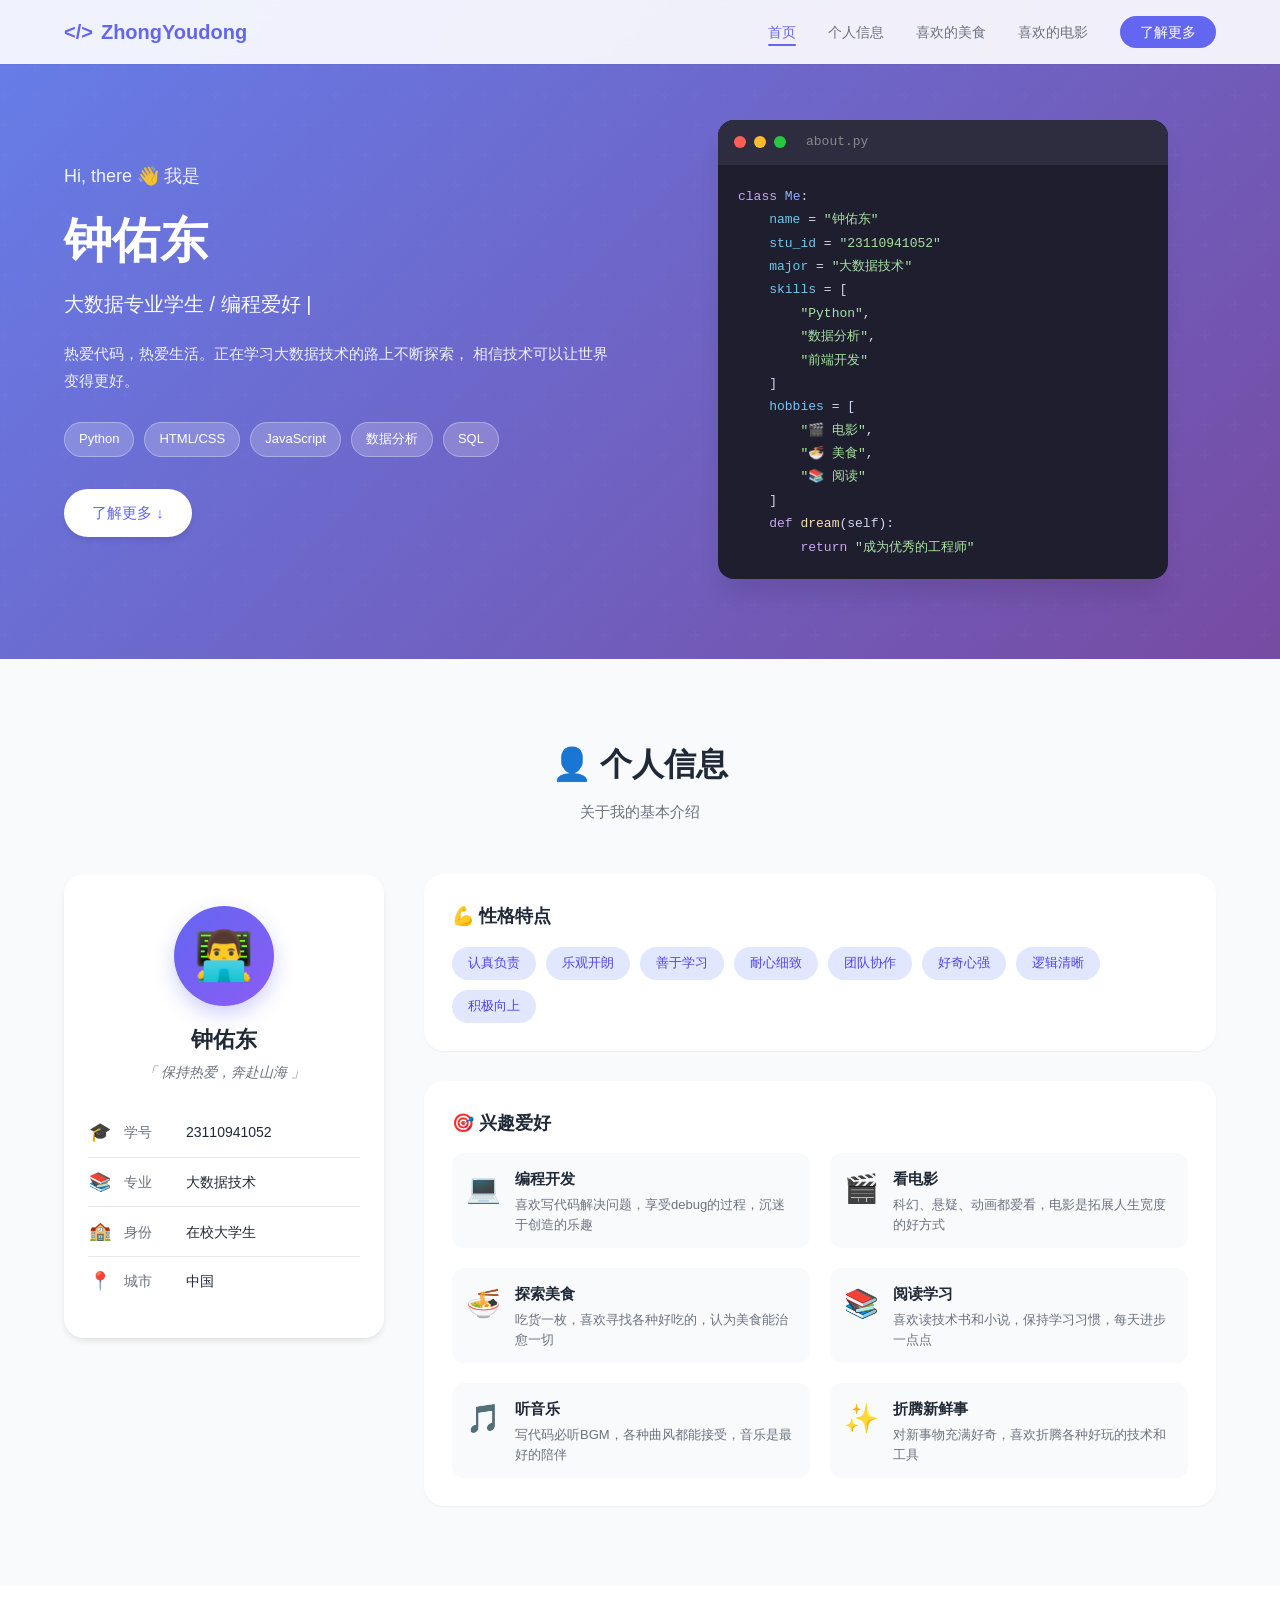
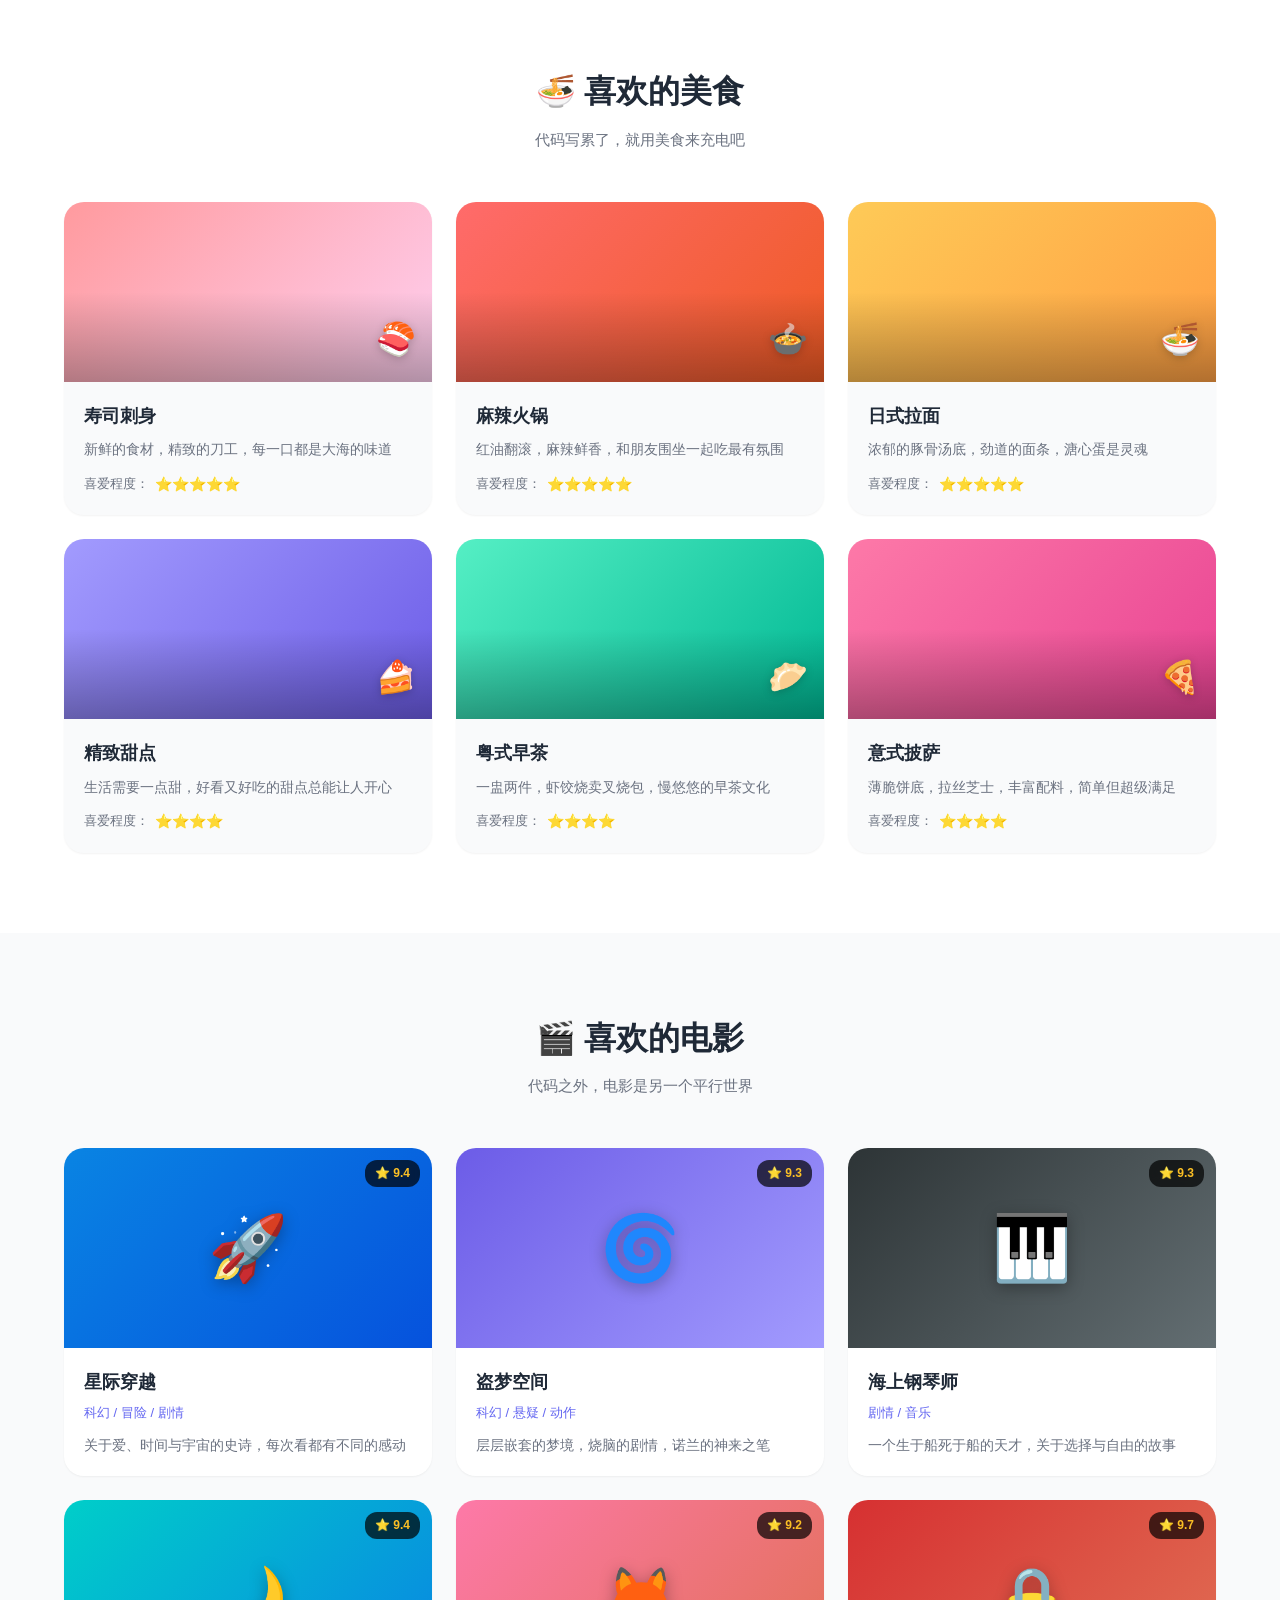
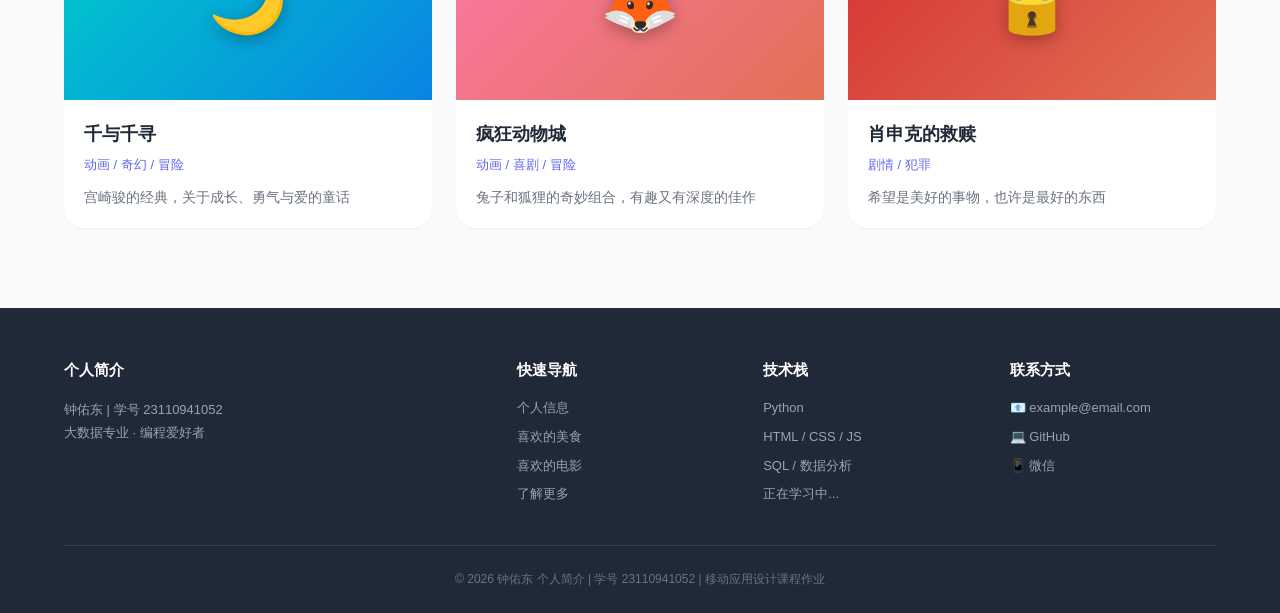
<file: index.html>
<!DOCTYPE html>
<html lang="zh-CN">
<head>
    <meta charset="UTF-8">
    <meta name="viewport" content="width=device-width, initial-scale=1.0">
    <title>个人简介 - 钟佑东</title>
    <link rel="stylesheet" href="css/style.css">
</head>
<body>
    <!-- 顶部导航栏 -->
    <nav class="navbar">
        <div class="nav-container">
            <div class="nav-logo">
                <span class="logo-icon">&lt;/&gt;</span>
                <span class="logo-text">ZhongYoudong</span>
            </div>
            <ul class="nav-menu">
                <li><a href="#home" class="nav-link active">首页</a></li>
                <li><a href="#about" class="nav-link">个人信息</a></li>
                <li><a href="#food" class="nav-link">喜欢的美食</a></li>
                <li><a href="#movie" class="nav-link">喜欢的电影</a></li>
                <li><a href="more.html" class="nav-link nav-btn">了解更多</a></li>
            </ul>
            <div class="hamburger" id="hamburger">
                <span></span>
                <span></span>
                <span></span>
            </div>
        </div>
    </nav>

    <!-- 主体内容 -->
    <main>
        <!-- Hero区域 -->
        <section id="home" class="hero">
            <div class="hero-content">
                <div class="hero-text">
                    <p class="hero-greeting">Hi, there 👋 我是</p>
                    <h1>钟佑东</h1>
                    <h2 class="hero-role">
                        <span class="typing-effect">大数据专业学生 / 编程爱好者</span>
                        <span class="cursor">|</span>
                    </h2>
                    <p class="hero-desc">
                        热爱代码，热爱生活。正在学习大数据技术的路上不断探索，
                        相信技术可以让世界变得更好。
                    </p>
                    <div class="hero-tags">
                        <span class="tech-tag">Python</span>
                        <span class="tech-tag">HTML/CSS</span>
                        <span class="tech-tag">JavaScript</span>
                        <span class="tech-tag">数据分析</span>
                        <span class="tech-tag">SQL</span>
                    </div>
                    <div class="hero-buttons">
                        <a href="#about" class="btn btn-primary">了解更多 ↓</a>
                    </div>
                </div>
                <div class="hero-visual">
                    <div class="code-card">
                        <div class="code-header">
                            <span class="dot red"></span>
                            <span class="dot yellow"></span>
                            <span class="dot green"></span>
                            <span class="code-title">about.py</span>
                        </div>
                        <div class="code-body">
                            <p><span class="code-keyword">class</span> <span class="code-class">Me</span>:</p>
                            <p>&nbsp;&nbsp;&nbsp;&nbsp;<span class="code-def">name</span> = <span class="code-string">"钟佑东"</span></p>
                            <p>&nbsp;&nbsp;&nbsp;&nbsp;<span class="code-def">stu_id</span> = <span class="code-string">"23110941052"</span></p>
                            <p>&nbsp;&nbsp;&nbsp;&nbsp;<span class="code-def">major</span> = <span class="code-string">"大数据技术"</span></p>
                            <p>&nbsp;&nbsp;&nbsp;&nbsp;<span class="code-def">skills</span> = [</p>
                            <p>&nbsp;&nbsp;&nbsp;&nbsp;&nbsp;&nbsp;&nbsp;&nbsp;<span class="code-string">"Python"</span>,</p>
                            <p>&nbsp;&nbsp;&nbsp;&nbsp;&nbsp;&nbsp;&nbsp;&nbsp;<span class="code-string">"数据分析"</span>,</p>
                            <p>&nbsp;&nbsp;&nbsp;&nbsp;&nbsp;&nbsp;&nbsp;&nbsp;<span class="code-string">"前端开发"</span></p>
                            <p>&nbsp;&nbsp;&nbsp;&nbsp;]</p>
                            <p>&nbsp;&nbsp;&nbsp;&nbsp;<span class="code-def">hobbies</span> = [</p>
                            <p>&nbsp;&nbsp;&nbsp;&nbsp;&nbsp;&nbsp;&nbsp;&nbsp;<span class="code-string">"🎬 电影"</span>,</p>
                            <p>&nbsp;&nbsp;&nbsp;&nbsp;&nbsp;&nbsp;&nbsp;&nbsp;<span class="code-string">"🍜 美食"</span>,</p>
                            <p>&nbsp;&nbsp;&nbsp;&nbsp;&nbsp;&nbsp;&nbsp;&nbsp;<span class="code-string">"📚 阅读"</span></p>
                            <p>&nbsp;&nbsp;&nbsp;&nbsp;]</p>
                            <p></p>
                            <p>&nbsp;&nbsp;&nbsp;&nbsp;<span class="code-keyword">def</span> <span class="code-func">dream</span>(self):</p>
                            <p>&nbsp;&nbsp;&nbsp;&nbsp;&nbsp;&nbsp;&nbsp;&nbsp;<span class="code-keyword">return</span> <span class="code-string">"成为优秀的工程师"</span></p>
                        </div>
                    </div>
                </div>
            </div>
        </section>

        <!-- 板块一：个人信息 -->
        <section id="about" class="section-about">
            <div class="container">
                <div class="section-header">
                    <h2>👤 个人信息</h2>
                    <p>关于我的基本介绍</p>
                </div>
                <div class="about-wrapper">
                    <div class="about-info-card">
                        <div class="avatar-big">
                            <span>👨‍💻</span>
                        </div>
                        <h3>钟佑东</h3>
                        <p class="about-motto">「 保持热爱，奔赴山海 」</p>
                        <div class="info-list">
                            <div class="info-row">
                                <span class="info-icon">🎓</span>
                                <span class="info-label">学号</span>
                                <span class="info-value">23110941052</span>
                            </div>
                            <div class="info-row">
                                <span class="info-icon">📚</span>
                                <span class="info-label">专业</span>
                                <span class="info-value">大数据技术</span>
                            </div>
                            <div class="info-row">
                                <span class="info-icon">🏫</span>
                                <span class="info-label">身份</span>
                                <span class="info-value">在校大学生</span>
                            </div>
                            <div class="info-row">
                                <span class="info-icon">📍</span>
                                <span class="info-label">城市</span>
                                <span class="info-value">中国</span>
                            </div>
                        </div>
                    </div>
                    <div class="about-detail">
                        <div class="detail-block">
                            <h3>💪 性格特点</h3>
                            <div class="personality-tags">
                                <span class="p-tag">认真负责</span>
                                <span class="p-tag">乐观开朗</span>
                                <span class="p-tag">善于学习</span>
                                <span class="p-tag">耐心细致</span>
                                <span class="p-tag">团队协作</span>
                                <span class="p-tag">好奇心强</span>
                                <span class="p-tag">逻辑清晰</span>
                                <span class="p-tag">积极向上</span>
                            </div>
                        </div>
                        <div class="detail-block">
                            <h3>🎯 兴趣爱好</h3>
                            <div class="hobby-list">
                                <div class="hobby-item">
                                    <div class="hobby-icon">💻</div>
                                    <div>
                                        <h4>编程开发</h4>
                                        <p>喜欢写代码解决问题，享受debug的过程，沉迷于创造的乐趣</p>
                                    </div>
                                </div>
                                <div class="hobby-item">
                                    <div class="hobby-icon">🎬</div>
                                    <div>
                                        <h4>看电影</h4>
                                        <p>科幻、悬疑、动画都爱看，电影是拓展人生宽度的好方式</p>
                                    </div>
                                </div>
                                <div class="hobby-item">
                                    <div class="hobby-icon">🍜</div>
                                    <div>
                                        <h4>探索美食</h4>
                                        <p>吃货一枚，喜欢寻找各种好吃的，认为美食能治愈一切</p>
                                    </div>
                                </div>
                                <div class="hobby-item">
                                    <div class="hobby-icon">📚</div>
                                    <div>
                                        <h4>阅读学习</h4>
                                        <p>喜欢读技术书和小说，保持学习习惯，每天进步一点点</p>
                                    </div>
                                </div>
                                <div class="hobby-item">
                                    <div class="hobby-icon">🎵</div>
                                    <div>
                                        <h4>听音乐</h4>
                                        <p>写代码必听BGM，各种曲风都能接受，音乐是最好的陪伴</p>
                                    </div>
                                </div>
                                <div class="hobby-item">
                                    <div class="hobby-icon">✨</div>
                                    <div>
                                        <h4>折腾新鲜事</h4>
                                        <p>对新事物充满好奇，喜欢折腾各种好玩的技术和工具</p>
                                    </div>
                                </div>
                            </div>
                        </div>
                    </div>
                </div>
            </div>
        </section>

        <!-- 板块二：喜欢的美食 -->
        <section id="food" class="section-food">
            <div class="container">
                <div class="section-header">
                    <h2>🍜 喜欢的美食</h2>
                    <p>代码写累了，就用美食来充电吧</p>
                </div>
                <div class="food-grid">
                    <div class="food-card">
                        <div class="food-image" style="background: linear-gradient(135deg, #ff9a9e 0%, #fecfef 100%);">
                            <span class="food-emoji-overlay">🍣</span>
                        </div>
                        <div class="food-content">
                            <h3>寿司刺身</h3>
                            <p>新鲜的食材，精致的刀工，每一口都是大海的味道</p>
                            <div class="food-score">
                                <span>喜爱程度：</span>
                                <span class="stars">⭐⭐⭐⭐⭐</span>
                            </div>
                        </div>
                    </div>
                    <div class="food-card">
                        <div class="food-image" style="background: linear-gradient(135deg, #ff6b6b 0%, #ee5a24 100%);">
                            <span class="food-emoji-overlay">🍲</span>
                        </div>
                        <div class="food-content">
                            <h3>麻辣火锅</h3>
                            <p>红油翻滚，麻辣鲜香，和朋友围坐一起吃最有氛围</p>
                            <div class="food-score">
                                <span>喜爱程度：</span>
                                <span class="stars">⭐⭐⭐⭐⭐</span>
                            </div>
                        </div>
                    </div>
                    <div class="food-card">
                        <div class="food-image" style="background: linear-gradient(135deg, #feca57 0%, #ff9f43 100%);">
                            <span class="food-emoji-overlay">🍜</span>
                        </div>
                        <div class="food-content">
                            <h3>日式拉面</h3>
                            <p>浓郁的豚骨汤底，劲道的面条，溏心蛋是灵魂</p>
                            <div class="food-score">
                                <span>喜爱程度：</span>
                                <span class="stars">⭐⭐⭐⭐⭐</span>
                            </div>
                        </div>
                    </div>
                    <div class="food-card">
                        <div class="food-image" style="background: linear-gradient(135deg, #a29bfe 0%, #6c5ce7 100%);">
                            <span class="food-emoji-overlay">🍰</span>
                        </div>
                        <div class="food-content">
                            <h3>精致甜点</h3>
                            <p>生活需要一点甜，好看又好吃的甜点总能让人开心</p>
                            <div class="food-score">
                                <span>喜爱程度：</span>
                                <span class="stars">⭐⭐⭐⭐</span>
                            </div>
                        </div>
                    </div>
                    <div class="food-card">
                        <div class="food-image" style="background: linear-gradient(135deg, #55efc4 0%, #00b894 100%);">
                            <span class="food-emoji-overlay">🥟</span>
                        </div>
                        <div class="food-content">
                            <h3>粤式早茶</h3>
                            <p>一盅两件，虾饺烧卖叉烧包，慢悠悠的早茶文化</p>
                            <div class="food-score">
                                <span>喜爱程度：</span>
                                <span class="stars">⭐⭐⭐⭐</span>
                            </div>
                        </div>
                    </div>
                    <div class="food-card">
                        <div class="food-image" style="background: linear-gradient(135deg, #fd79a8 0%, #e84393 100%);">
                            <span class="food-emoji-overlay">🍕</span>
                        </div>
                        <div class="food-content">
                            <h3>意式披萨</h3>
                            <p>薄脆饼底，拉丝芝士，丰富配料，简单但超级满足</p>
                            <div class="food-score">
                                <span>喜爱程度：</span>
                                <span class="stars">⭐⭐⭐⭐</span>
                            </div>
                        </div>
                    </div>
                </div>
            </div>
        </section>

        <!-- 板块三：喜欢的电影 -->
        <section id="movie" class="section-movie">
            <div class="container">
                <div class="section-header">
                    <h2>🎬 喜欢的电影</h2>
                    <p>代码之外，电影是另一个平行世界</p>
                </div>
                <div class="movie-grid">
                    <div class="movie-card">
                        <div class="movie-poster" style="background: linear-gradient(135deg, #0984e3 0%, #0652DD 100%);">
                            <span class="movie-icon">🚀</span>
                            <div class="movie-rating-badge">⭐ 9.4</div>
                        </div>
                        <div class="movie-content">
                            <h3>星际穿越</h3>
                            <p class="movie-type">科幻 / 冒险 / 剧情</p>
                            <p class="movie-desc">关于爱、时间与宇宙的史诗，每次看都有不同的感动</p>
                        </div>
                    </div>
                    <div class="movie-card">
                        <div class="movie-poster" style="background: linear-gradient(135deg, #6c5ce7 0%, #a29bfe 100%);">
                            <span class="movie-icon">🌀</span>
                            <div class="movie-rating-badge">⭐ 9.3</div>
                        </div>
                        <div class="movie-content">
                            <h3>盗梦空间</h3>
                            <p class="movie-type">科幻 / 悬疑 / 动作</p>
                            <p class="movie-desc">层层嵌套的梦境，烧脑的剧情，诺兰的神来之笔</p>
                        </div>
                    </div>
                    <div class="movie-card">
                        <div class="movie-poster" style="background: linear-gradient(135deg, #2d3436 0%, #636e72 100%);">
                            <span class="movie-icon">🎹</span>
                            <div class="movie-rating-badge">⭐ 9.3</div>
                        </div>
                        <div class="movie-content">
                            <h3>海上钢琴师</h3>
                            <p class="movie-type">剧情 / 音乐</p>
                            <p class="movie-desc">一个生于船死于船的天才，关于选择与自由的故事</p>
                        </div>
                    </div>
                    <div class="movie-card">
                        <div class="movie-poster" style="background: linear-gradient(135deg, #00cec9 0%, #0984e3 100%);">
                            <span class="movie-icon">🌙</span>
                            <div class="movie-rating-badge">⭐ 9.4</div>
                        </div>
                        <div class="movie-content">
                            <h3>千与千寻</h3>
                            <p class="movie-type">动画 / 奇幻 / 冒险</p>
                            <p class="movie-desc">宫崎骏的经典，关于成长、勇气与爱的童话</p>
                        </div>
                    </div>
                    <div class="movie-card">
                        <div class="movie-poster" style="background: linear-gradient(135deg, #fd79a8 0%, #e17055 100%);">
                            <span class="movie-icon">🦊</span>
                            <div class="movie-rating-badge">⭐ 9.2</div>
                        </div>
                        <div class="movie-content">
                            <h3>疯狂动物城</h3>
                            <p class="movie-type">动画 / 喜剧 / 冒险</p>
                            <p class="movie-desc">兔子和狐狸的奇妙组合，有趣又有深度的佳作</p>
                        </div>
                    </div>
                    <div class="movie-card">
                        <div class="movie-poster" style="background: linear-gradient(135deg, #d63031 0%, #e17055 100%);">
                            <span class="movie-icon">🔒</span>
                            <div class="movie-rating-badge">⭐ 9.7</div>
                        </div>
                        <div class="movie-content">
                            <h3>肖申克的救赎</h3>
                            <p class="movie-type">剧情 / 犯罪</p>
                            <p class="movie-desc">希望是美好的事物，也许是最好的东西</p>
                        </div>
                    </div>
                </div>
            </div>
        </section>
    </main>

    <!-- 页脚 -->
    <footer class="footer">
        <div class="container">
            <div class="footer-content">
                <div class="footer-section">
                    <h4>个人简介</h4>
                    <p>钟佑东 | 学号 23110941052<br>大数据专业 · 编程爱好者</p>
                </div>
                <div class="footer-section">
                    <h4>快速导航</h4>
                    <ul>
                        <li><a href="#about">个人信息</a></li>
                        <li><a href="#food">喜欢的美食</a></li>
                        <li><a href="#movie">喜欢的电影</a></li>
                        <li><a href="more.html">了解更多</a></li>
                    </ul>
                </div>
                <div class="footer-section">
                    <h4>技术栈</h4>
                    <ul>
                        <li>Python</li>
                        <li>HTML / CSS / JS</li>
                        <li>SQL / 数据分析</li>
                        <li>正在学习中...</li>
                    </ul>
                </div>
                <div class="footer-section">
                    <h4>联系方式</h4>
                    <ul>
                        <li>📧 example@email.com</li>
                        <li>💻 GitHub</li>
                        <li>📱 微信</li>
                    </ul>
                </div>
            </div>
            <div class="footer-bottom">
                <p>&copy; 2026 钟佑东 个人简介 | 学号 23110941052 | 移动应用设计课程作业</p>
            </div>
        </div>
    </footer>

    <script src="js/main.js"></script>
</body>
</html>
</file>
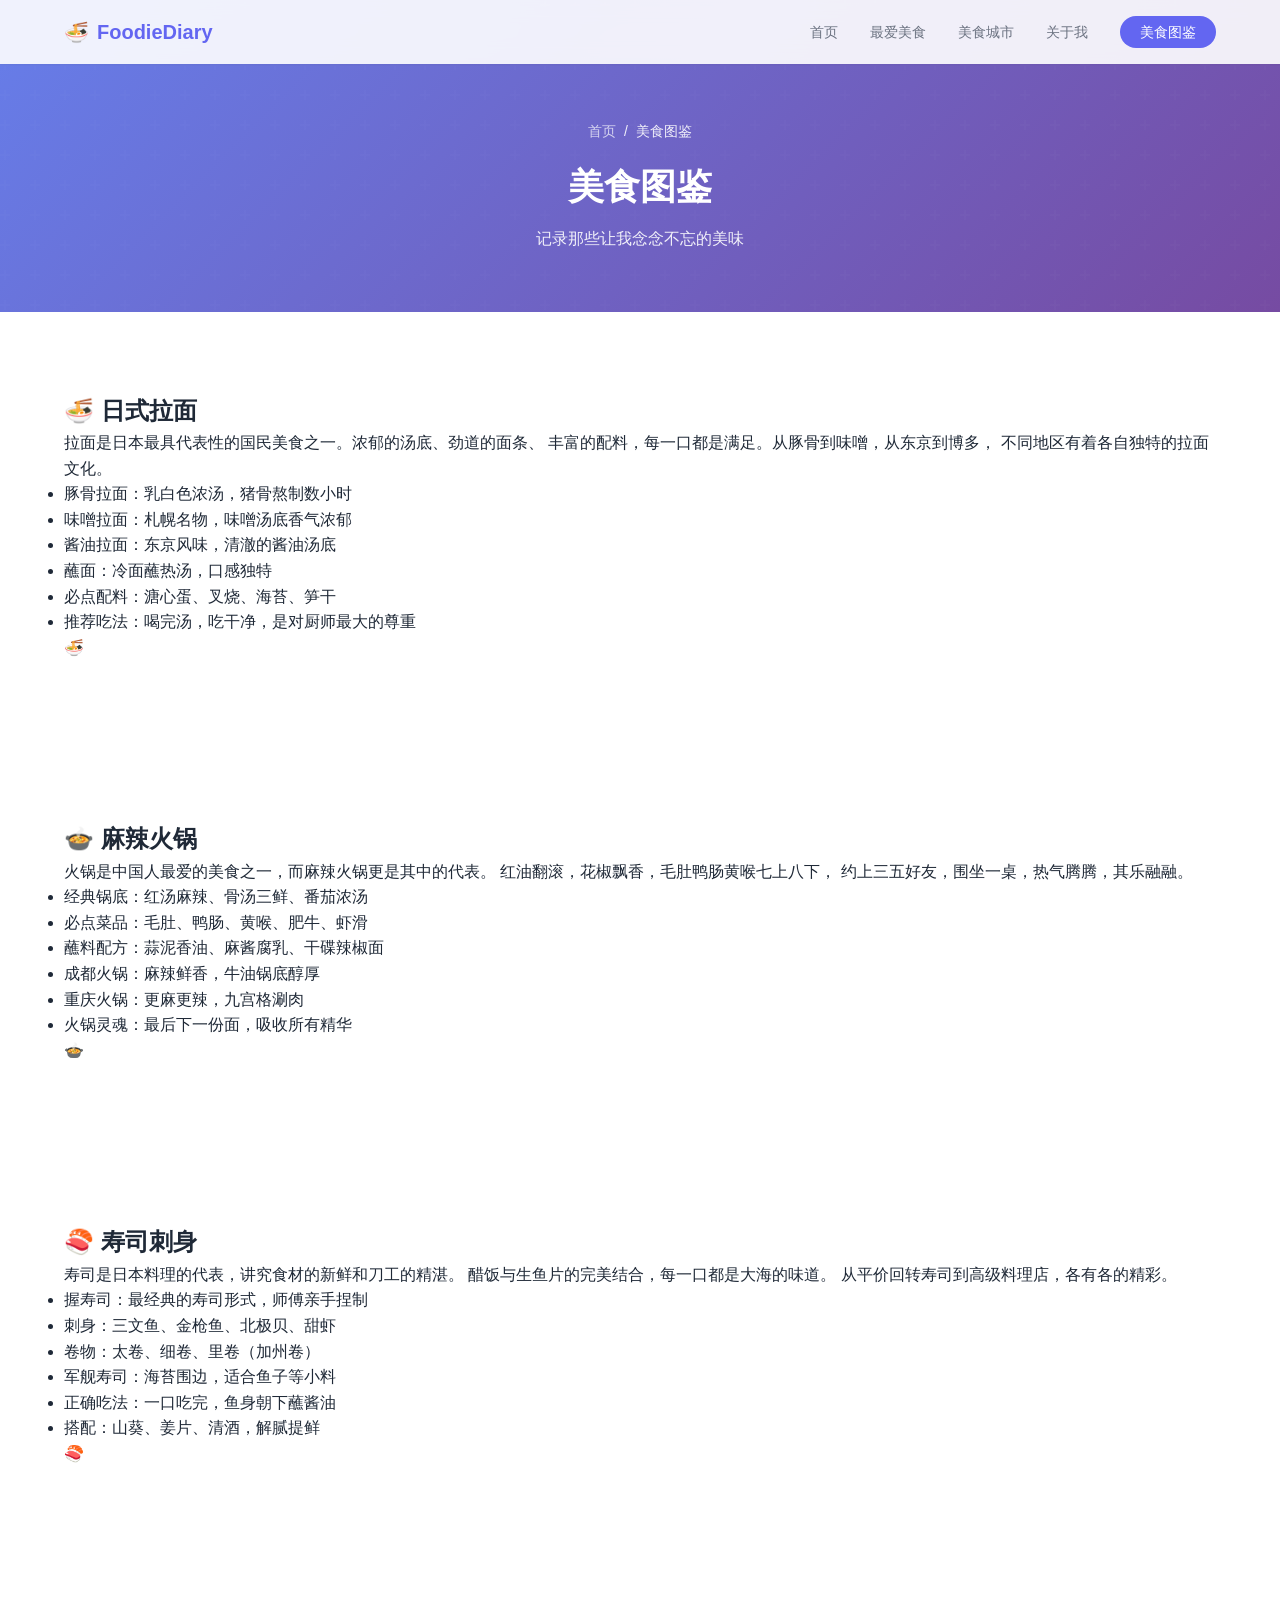
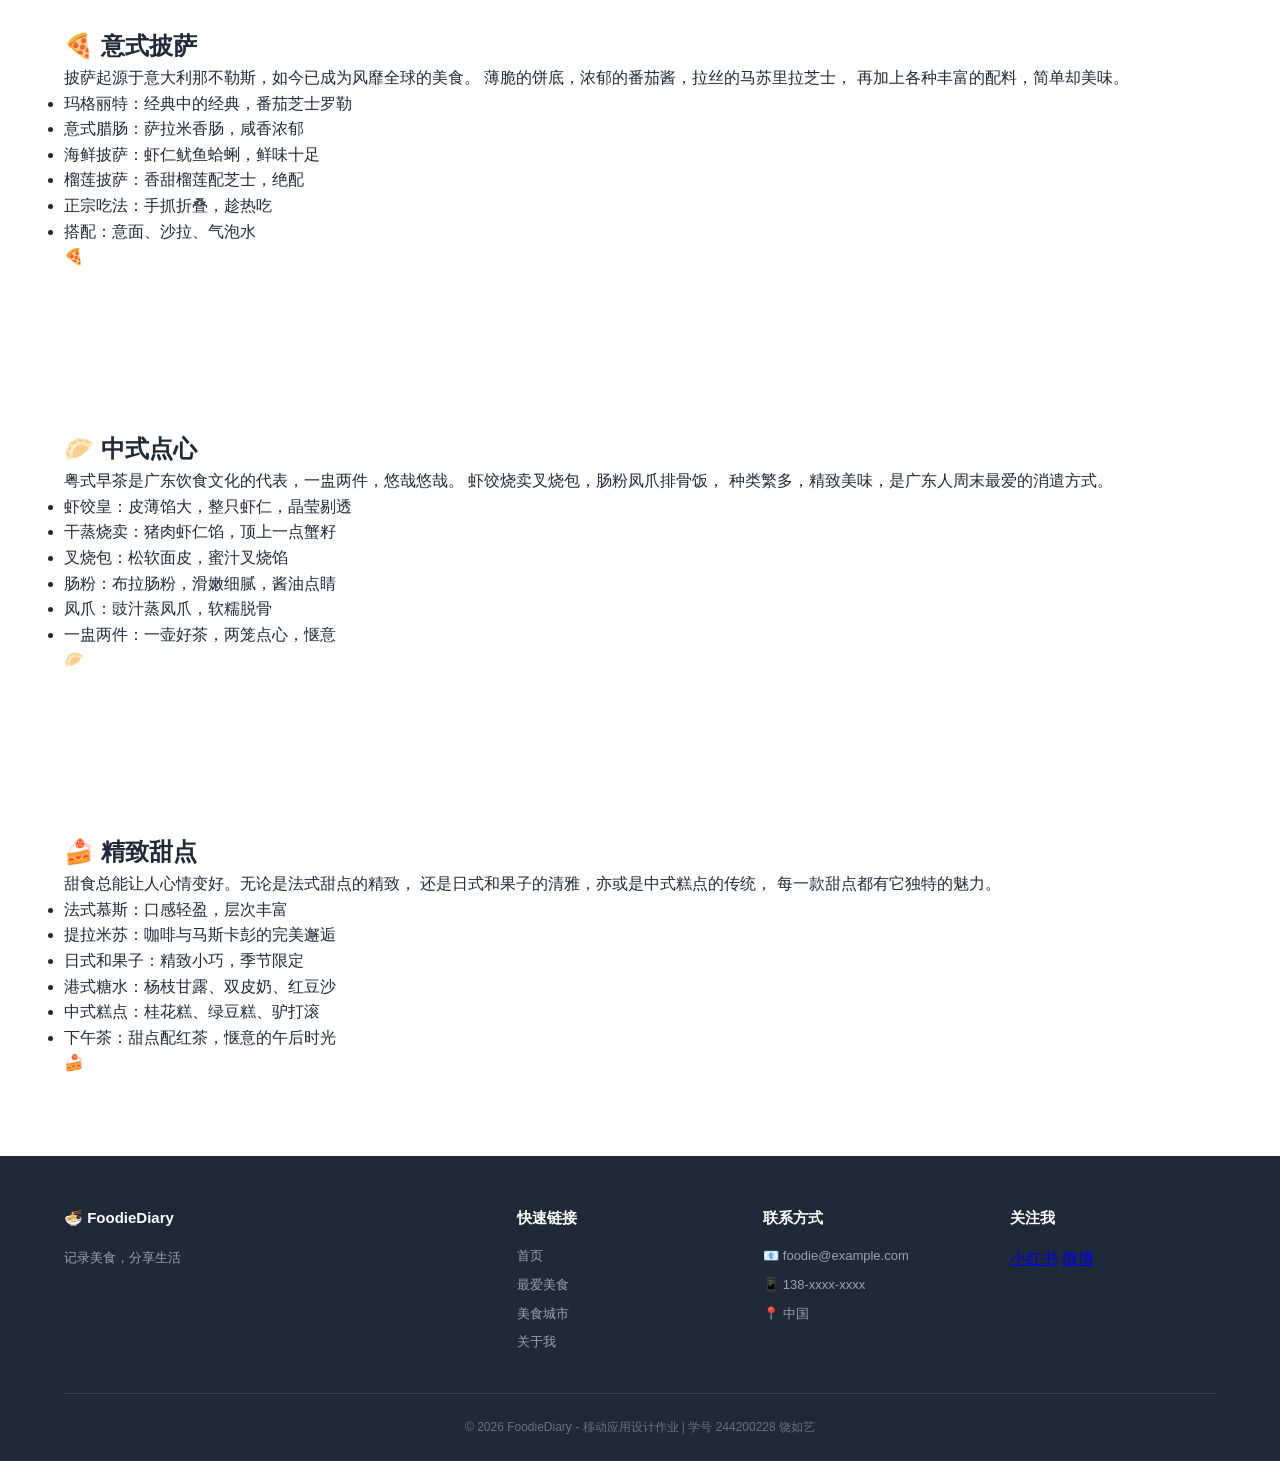
<file: foods.html>
<!DOCTYPE html>
<html lang="zh-CN">
<head>
    <meta charset="UTF-8">
    <meta name="viewport" content="width=device-width, initial-scale=1.0">
    <title>美食图鉴 - 我的吃货日记</title>
    <link rel="stylesheet" href="css/style.css">
</head>
<body>
    <!-- 顶部导航栏 -->
    <nav class="navbar">
        <div class="nav-container">
            <div class="nav-logo">
                <span class="logo-icon">🍜</span>
                <span class="logo-text">FoodieDiary</span>
            </div>
            <ul class="nav-menu">
                <li><a href="index.html" class="nav-link">首页</a></li>
                <li><a href="index.html#favorites" class="nav-link">最爱美食</a></li>
                <li><a href="index.html#cities" class="nav-link">美食城市</a></li>
                <li><a href="index.html#about" class="nav-link">关于我</a></li>
                <li><a href="foods.html" class="nav-link nav-btn">美食图鉴</a></li>
            </ul>
            <div class="hamburger" id="hamburger">
                <span></span>
                <span></span>
                <span></span>
            </div>
        </div>
    </nav>

    <!-- 页面头部 -->
    <header class="page-header">
        <div class="container">
            <div class="breadcrumb">
                <a href="index.html">首页</a>
                <span>/</span>
                <span>美食图鉴</span>
            </div>
            <h1>美食图鉴</h1>
            <p>记录那些让我念念不忘的美味</p>
        </div>
    </header>

    <!-- 美食详情 -->
    <main>
        <section id="ramen" class="feature-detail-section">
            <div class="container">
                <div class="feature-detail-content">
                    <div class="feature-detail-text">
                        <h2>🍜 日式拉面</h2>
                        <p>
                            拉面是日本最具代表性的国民美食之一。浓郁的汤底、劲道的面条、
                            丰富的配料，每一口都是满足。从豚骨到味噌，从东京到博多，
                            不同地区有着各自独特的拉面文化。
                        </p>
                        <ul class="feature-list">
                            <li>豚骨拉面：乳白色浓汤，猪骨熬制数小时</li>
                            <li>味噌拉面：札幌名物，味噌汤底香气浓郁</li>
                            <li>酱油拉面：东京风味，清澈的酱油汤底</li>
                            <li>蘸面：冷面蘸热汤，口感独特</li>
                            <li>必点配料：溏心蛋、叉烧、海苔、笋干</li>
                            <li>推荐吃法：喝完汤，吃干净，是对厨师最大的尊重</li>
                        </ul>
                    </div>
                    <div class="feature-detail-image">
                        <div class="food-emoji-large">🍜</div>
                    </div>
                </div>
            </div>
        </section>

        <section id="hotpot" class="feature-detail-section">
            <div class="container">
                <div class="feature-detail-content reverse">
                    <div class="feature-detail-text">
                        <h2>🍲 麻辣火锅</h2>
                        <p>
                            火锅是中国人最爱的美食之一，而麻辣火锅更是其中的代表。
                            红油翻滚，花椒飘香，毛肚鸭肠黄喉七上八下，
                            约上三五好友，围坐一桌，热气腾腾，其乐融融。
                        </p>
                        <ul class="feature-list">
                            <li>经典锅底：红汤麻辣、骨汤三鲜、番茄浓汤</li>
                            <li>必点菜品：毛肚、鸭肠、黄喉、肥牛、虾滑</li>
                            <li>蘸料配方：蒜泥香油、麻酱腐乳、干碟辣椒面</li>
                            <li>成都火锅：麻辣鲜香，牛油锅底醇厚</li>
                            <li>重庆火锅：更麻更辣，九宫格涮肉</li>
                            <li>火锅灵魂：最后下一份面，吸收所有精华</li>
                        </ul>
                    </div>
                    <div class="feature-detail-image">
                        <div class="food-emoji-large">🍲</div>
                    </div>
                </div>
            </div>
        </section>

        <section id="sushi" class="feature-detail-section">
            <div class="container">
                <div class="feature-detail-content">
                    <div class="feature-detail-text">
                        <h2>🍣 寿司刺身</h2>
                        <p>
                            寿司是日本料理的代表，讲究食材的新鲜和刀工的精湛。
                            醋饭与生鱼片的完美结合，每一口都是大海的味道。
                            从平价回转寿司到高级料理店，各有各的精彩。
                        </p>
                        <ul class="feature-list">
                            <li>握寿司：最经典的寿司形式，师傅亲手捏制</li>
                            <li>刺身：三文鱼、金枪鱼、北极贝、甜虾</li>
                            <li>卷物：太卷、细卷、里卷（加州卷）</li>
                            <li>军舰寿司：海苔围边，适合鱼子等小料</li>
                            <li>正确吃法：一口吃完，鱼身朝下蘸酱油</li>
                            <li>搭配：山葵、姜片、清酒，解腻提鲜</li>
                        </ul>
                    </div>
                    <div class="feature-detail-image">
                        <div class="food-emoji-large">🍣</div>
                    </div>
                </div>
            </div>
        </section>

        <section id="pizza" class="feature-detail-section">
            <div class="container">
                <div class="feature-detail-content reverse">
                    <div class="feature-detail-text">
                        <h2>🍕 意式披萨</h2>
                        <p>
                            披萨起源于意大利那不勒斯，如今已成为风靡全球的美食。
                            薄脆的饼底，浓郁的番茄酱，拉丝的马苏里拉芝士，
                            再加上各种丰富的配料，简单却美味。
                        </p>
                        <ul class="feature-list">
                            <li>玛格丽特：经典中的经典，番茄芝士罗勒</li>
                            <li>意式腊肠：萨拉米香肠，咸香浓郁</li>
                            <li>海鲜披萨：虾仁鱿鱼蛤蜊，鲜味十足</li>
                            <li>榴莲披萨：香甜榴莲配芝士，绝配</li>
                            <li>正宗吃法：手抓折叠，趁热吃</li>
                            <li>搭配：意面、沙拉、气泡水</li>
                        </ul>
                    </div>
                    <div class="feature-detail-image">
                        <div class="food-emoji-large">🍕</div>
                    </div>
                </div>
            </div>
        </section>

        <section id="dimsum" class="feature-detail-section">
            <div class="container">
                <div class="feature-detail-content">
                    <div class="feature-detail-text">
                        <h2>🥟 中式点心</h2>
                        <p>
                            粤式早茶是广东饮食文化的代表，一盅两件，悠哉悠哉。
                            虾饺烧卖叉烧包，肠粉凤爪排骨饭，
                            种类繁多，精致美味，是广东人周末最爱的消遣方式。
                        </p>
                        <ul class="feature-list">
                            <li>虾饺皇：皮薄馅大，整只虾仁，晶莹剔透</li>
                            <li>干蒸烧卖：猪肉虾仁馅，顶上一点蟹籽</li>
                            <li>叉烧包：松软面皮，蜜汁叉烧馅</li>
                            <li>肠粉：布拉肠粉，滑嫩细腻，酱油点睛</li>
                            <li>凤爪：豉汁蒸凤爪，软糯脱骨</li>
                            <li>一盅两件：一壶好茶，两笼点心，惬意</li>
                        </ul>
                    </div>
                    <div class="feature-detail-image">
                        <div class="food-emoji-large">🥟</div>
                    </div>
                </div>
            </div>
        </section>

        <section id="dessert" class="feature-detail-section">
            <div class="container">
                <div class="feature-detail-content reverse">
                    <div class="feature-detail-text">
                        <h2>🍰 精致甜点</h2>
                        <p>
                            甜食总能让人心情变好。无论是法式甜点的精致，
                            还是日式和果子的清雅，亦或是中式糕点的传统，
                            每一款甜点都有它独特的魅力。
                        </p>
                        <ul class="feature-list">
                            <li>法式慕斯：口感轻盈，层次丰富</li>
                            <li>提拉米苏：咖啡与马斯卡彭的完美邂逅</li>
                            <li>日式和果子：精致小巧，季节限定</li>
                            <li>港式糖水：杨枝甘露、双皮奶、红豆沙</li>
                            <li>中式糕点：桂花糕、绿豆糕、驴打滚</li>
                            <li>下午茶：甜点配红茶，惬意的午后时光</li>
                        </ul>
                    </div>
                    <div class="feature-detail-image">
                        <div class="food-emoji-large">🍰</div>
                    </div>
                </div>
            </div>
        </section>
    </main>

    <!-- 页脚Footer -->
    <footer class="footer">
        <div class="container">
            <div class="footer-content">
                <div class="footer-section">
                    <h4>🍜 FoodieDiary</h4>
                    <p>记录美食，分享生活</p>
                </div>
                <div class="footer-section">
                    <h4>快速链接</h4>
                    <ul>
                        <li><a href="index.html">首页</a></li>
                        <li><a href="index.html#favorites">最爱美食</a></li>
                        <li><a href="index.html#cities">美食城市</a></li>
                        <li><a href="index.html#about">关于我</a></li>
                    </ul>
                </div>
                <div class="footer-section">
                    <h4>联系方式</h4>
                    <ul>
                        <li>📧 foodie@example.com</li>
                        <li>📱 138-xxxx-xxxx</li>
                        <li>📍 中国</li>
                    </ul>
                </div>
                <div class="footer-section">
                    <h4>关注我</h4>
                    <div class="social-links">
                        <a href="#" class="social-link">小红书</a>
                        <a href="#" class="social-link">微博</a>
                    </div>
                </div>
            </div>
            <div class="footer-bottom">
                <p>&copy; 2026 FoodieDiary - 移动应用设计作业 | 学号 244200228 饶如艺</p>
            </div>
        </div>
    </footer>

    <script src="js/main.js"></script>
</body>
</html>
</file>
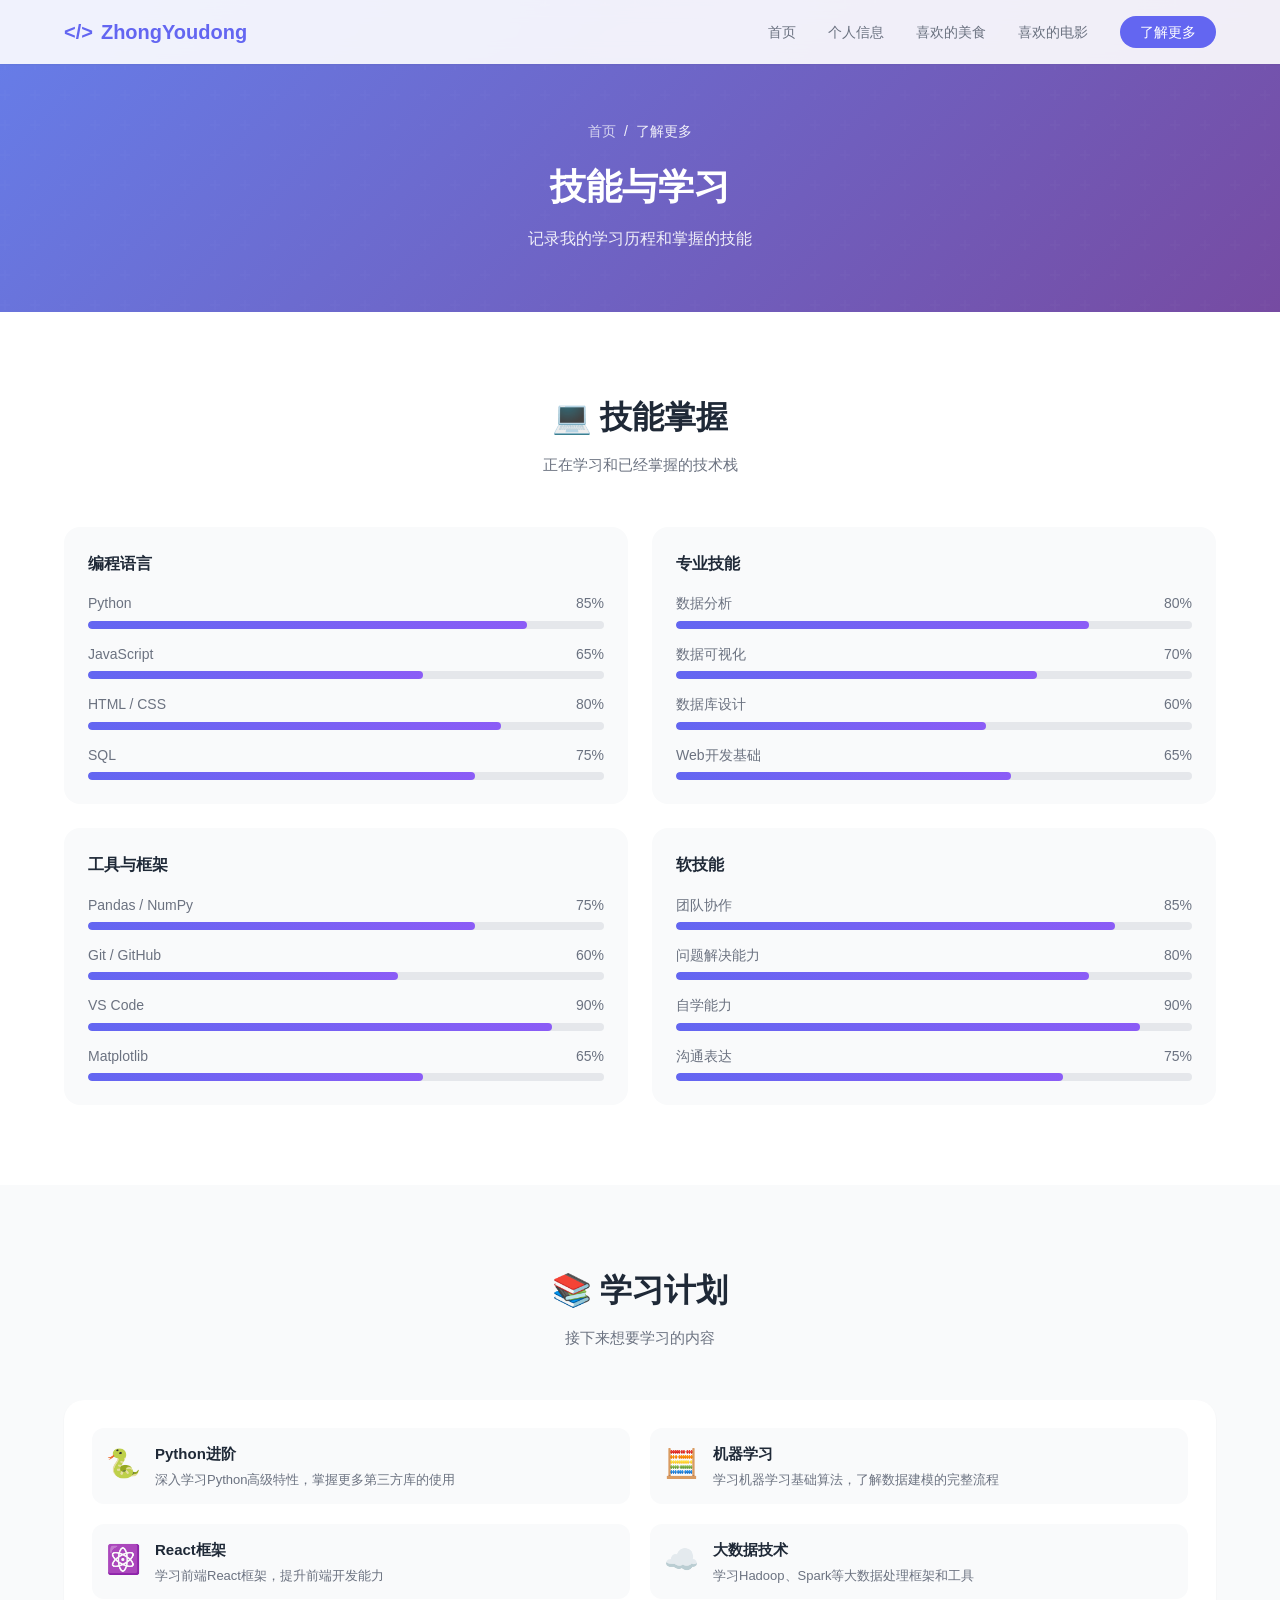
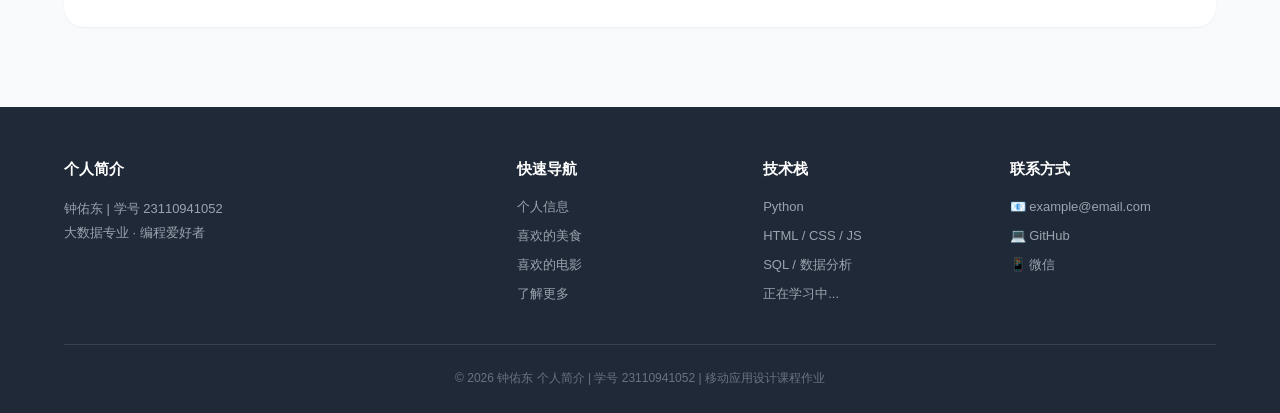
<file: more.html>
<!DOCTYPE html>
<html lang="zh-CN">
<head>
    <meta charset="UTF-8">
    <meta name="viewport" content="width=device-width, initial-scale=1.0">
    <title>了解更多 - 钟佑东</title>
    <link rel="stylesheet" href="css/style.css">
</head>
<body>
    <!-- 顶部导航栏 -->
    <nav class="navbar">
        <div class="nav-container">
            <div class="nav-logo">
                <span class="logo-icon">&lt;/&gt;</span>
                <span class="logo-text">ZhongYoudong</span>
            </div>
            <ul class="nav-menu">
                <li><a href="index.html" class="nav-link">首页</a></li>
                <li><a href="index.html#about" class="nav-link">个人信息</a></li>
                <li><a href="index.html#food" class="nav-link">喜欢的美食</a></li>
                <li><a href="index.html#movie" class="nav-link">喜欢的电影</a></li>
                <li><a href="more.html" class="nav-link nav-btn active">了解更多</a></li>
            </ul>
            <div class="hamburger" id="hamburger">
                <span></span>
                <span></span>
                <span></span>
            </div>
        </div>
    </nav>

    <!-- 页面头部 -->
    <header class="page-header">
        <div class="container">
            <div class="breadcrumb">
                <a href="index.html">首页</a>
                <span>/</span>
                <span>了解更多</span>
            </div>
            <h1>技能与学习</h1>
            <p>记录我的学习历程和掌握的技能</p>
        </div>
    </header>

    <!-- 技能板块 -->
    <main>
        <section class="skills-section">
            <div class="container">
                <div class="section-header">
                    <h2>💻 技能掌握</h2>
                    <p>正在学习和已经掌握的技术栈</p>
                </div>
                <div class="skills-grid">
                    <div class="skill-card">
                        <h3>编程语言</h3>
                        <div class="skill-item">
                            <div class="skill-name">
                                <span>Python</span>
                                <span>85%</span>
                            </div>
                            <div class="skill-bar">
                                <div class="skill-progress" style="width: 85%"></div>
                            </div>
                        </div>
                        <div class="skill-item">
                            <div class="skill-name">
                                <span>JavaScript</span>
                                <span>65%</span>
                            </div>
                            <div class="skill-bar">
                                <div class="skill-progress" style="width: 65%"></div>
                            </div>
                        </div>
                        <div class="skill-item">
                            <div class="skill-name">
                                <span>HTML / CSS</span>
                                <span>80%</span>
                            </div>
                            <div class="skill-bar">
                                <div class="skill-progress" style="width: 80%"></div>
                            </div>
                        </div>
                        <div class="skill-item">
                            <div class="skill-name">
                                <span>SQL</span>
                                <span>75%</span>
                            </div>
                            <div class="skill-bar">
                                <div class="skill-progress" style="width: 75%"></div>
                            </div>
                        </div>
                    </div>
                    <div class="skill-card">
                        <h3>专业技能</h3>
                        <div class="skill-item">
                            <div class="skill-name">
                                <span>数据分析</span>
                                <span>80%</span>
                            </div>
                            <div class="skill-bar">
                                <div class="skill-progress" style="width: 80%"></div>
                            </div>
                        </div>
                        <div class="skill-item">
                            <div class="skill-name">
                                <span>数据可视化</span>
                                <span>70%</span>
                            </div>
                            <div class="skill-bar">
                                <div class="skill-progress" style="width: 70%"></div>
                            </div>
                        </div>
                        <div class="skill-item">
                            <div class="skill-name">
                                <span>数据库设计</span>
                                <span>60%</span>
                            </div>
                            <div class="skill-bar">
                                <div class="skill-progress" style="width: 60%"></div>
                            </div>
                        </div>
                        <div class="skill-item">
                            <div class="skill-name">
                                <span>Web开发基础</span>
                                <span>65%</span>
                            </div>
                            <div class="skill-bar">
                                <div class="skill-progress" style="width: 65%"></div>
                            </div>
                        </div>
                    </div>
                    <div class="skill-card">
                        <h3>工具与框架</h3>
                        <div class="skill-item">
                            <div class="skill-name">
                                <span>Pandas / NumPy</span>
                                <span>75%</span>
                            </div>
                            <div class="skill-bar">
                                <div class="skill-progress" style="width: 75%"></div>
                            </div>
                        </div>
                        <div class="skill-item">
                            <div class="skill-name">
                                <span>Git / GitHub</span>
                                <span>60%</span>
                            </div>
                            <div class="skill-bar">
                                <div class="skill-progress" style="width: 60%"></div>
                            </div>
                        </div>
                        <div class="skill-item">
                            <div class="skill-name">
                                <span>VS Code</span>
                                <span>90%</span>
                            </div>
                            <div class="skill-bar">
                                <div class="skill-progress" style="width: 90%"></div>
                            </div>
                        </div>
                        <div class="skill-item">
                            <div class="skill-name">
                                <span>Matplotlib</span>
                                <span>65%</span>
                            </div>
                            <div class="skill-bar">
                                <div class="skill-progress" style="width: 65%"></div>
                            </div>
                        </div>
                    </div>
                    <div class="skill-card">
                        <h3>软技能</h3>
                        <div class="skill-item">
                            <div class="skill-name">
                                <span>团队协作</span>
                                <span>85%</span>
                            </div>
                            <div class="skill-bar">
                                <div class="skill-progress" style="width: 85%"></div>
                            </div>
                        </div>
                        <div class="skill-item">
                            <div class="skill-name">
                                <span>问题解决能力</span>
                                <span>80%</span>
                            </div>
                            <div class="skill-bar">
                                <div class="skill-progress" style="width: 80%"></div>
                            </div>
                        </div>
                        <div class="skill-item">
                            <div class="skill-name">
                                <span>自学能力</span>
                                <span>90%</span>
                            </div>
                            <div class="skill-bar">
                                <div class="skill-progress" style="width: 90%"></div>
                            </div>
                        </div>
                        <div class="skill-item">
                            <div class="skill-name">
                                <span>沟通表达</span>
                                <span>75%</span>
                            </div>
                            <div class="skill-bar">
                                <div class="skill-progress" style="width: 75%"></div>
                            </div>
                        </div>
                    </div>
                </div>
            </div>
        </section>

        <!-- 学习计划 -->
        <section class="section-about">
            <div class="container">
                <div class="section-header">
                    <h2>📚 学习计划</h2>
                    <p>接下来想要学习的内容</p>
                </div>
                <div class="detail-block">
                    <div class="hobby-list">
                        <div class="hobby-item">
                            <div class="hobby-icon">🐍</div>
                            <div>
                                <h4>Python进阶</h4>
                                <p>深入学习Python高级特性，掌握更多第三方库的使用</p>
                            </div>
                        </div>
                        <div class="hobby-item">
                            <div class="hobby-icon">🧮</div>
                            <div>
                                <h4>机器学习</h4>
                                <p>学习机器学习基础算法，了解数据建模的完整流程</p>
                            </div>
                        </div>
                        <div class="hobby-item">
                            <div class="hobby-icon">⚛️</div>
                            <div>
                                <h4>React框架</h4>
                                <p>学习前端React框架，提升前端开发能力</p>
                            </div>
                        </div>
                        <div class="hobby-item">
                            <div class="hobby-icon">☁️</div>
                            <div>
                                <h4>大数据技术</h4>
                                <p>学习Hadoop、Spark等大数据处理框架和工具</p>
                            </div>
                        </div>
                    </div>
                </div>
            </div>
        </section>
    </main>

    <!-- 页脚 -->
    <footer class="footer">
        <div class="container">
            <div class="footer-content">
                <div class="footer-section">
                    <h4>个人简介</h4>
                    <p>钟佑东 | 学号 23110941052<br>大数据专业 · 编程爱好者</p>
                </div>
                <div class="footer-section">
                    <h4>快速导航</h4>
                    <ul>
                        <li><a href="index.html#about">个人信息</a></li>
                        <li><a href="index.html#food">喜欢的美食</a></li>
                        <li><a href="index.html#movie">喜欢的电影</a></li>
                        <li><a href="more.html">了解更多</a></li>
                    </ul>
                </div>
                <div class="footer-section">
                    <h4>技术栈</h4>
                    <ul>
                        <li>Python</li>
                        <li>HTML / CSS / JS</li>
                        <li>SQL / 数据分析</li>
                        <li>正在学习中...</li>
                    </ul>
                </div>
                <div class="footer-section">
                    <h4>联系方式</h4>
                    <ul>
                        <li>📧 example@email.com</li>
                        <li>💻 GitHub</li>
                        <li>📱 微信</li>
                    </ul>
                </div>
            </div>
            <div class="footer-bottom">
                <p>&copy; 2026 钟佑东 个人简介 | 学号 23110941052 | 移动应用设计课程作业</p>
            </div>
        </div>
    </footer>

    <script src="js/main.js"></script>
</body>
</html>
</file>
<file: css/style.css>
/* 全局重置 */
* {
    margin: 0;
    padding: 0;
    box-sizing: border-box;
}

:root {
    --primary: #6366f1;
    --primary-light: #e0e7ff;
    --primary-dark: #4f46e5;
    --secondary: #8b5cf6;
    --accent: #f59e0b;
    --text-primary: #1f2937;
    --text-secondary: #6b7280;
    --text-light: #9ca3af;
    --bg-primary: #ffffff;
    --bg-secondary: #f9fafb;
    --bg-tertiary: #f3f4f6;
    --border-color: #e5e7eb;
    --shadow-sm: 0 1px 2px rgba(0,0,0,0.05);
    --shadow-md: 0 4px 6px -1px rgba(0,0,0,0.1);
    --shadow-lg: 0 10px 15px -3px rgba(0,0,0,0.1);
    --shadow-xl: 0 20px 25px -5px rgba(0,0,0,0.1);
    --radius-sm: 8px;
    --radius-md: 12px;
    --radius-lg: 16px;
    --radius-xl: 20px;
    --transition: all 0.3s ease;
}

body {
    font-family: -apple-system, BlinkMacSystemFont, 'Segoe UI', 'PingFang SC', 'Hiragino Sans GB', 'Microsoft YaHei', sans-serif;
    font-size: 16px;
    line-height: 1.6;
    color: var(--text-primary);
    background: var(--bg-primary);
    overflow-x: hidden;
}

.container {
    max-width: 1200px;
    margin: 0 auto;
    padding: 0 24px;
}

/* 导航栏 */
.navbar {
    position: fixed;
    top: 0;
    left: 0;
    right: 0;
    background: rgba(255, 255, 255, 0.9);
    backdrop-filter: blur(10px);
    -webkit-backdrop-filter: blur(10px);
    box-shadow: var(--shadow-sm);
    z-index: 1000;
    transition: var(--transition);
}

.nav-container {
    max-width: 1200px;
    margin: 0 auto;
    padding: 0 24px;
    display: flex;
    align-items: center;
    justify-content: space-between;
    height: 64px;
}

.nav-logo {
    display: flex;
    align-items: center;
    gap: 8px;
    font-size: 20px;
    font-weight: 700;
    color: var(--primary);
}

.nav-menu {
    display: flex;
    list-style: none;
    gap: 32px;
    align-items: center;
}

.nav-link {
    color: var(--text-secondary);
    text-decoration: none;
    font-size: 14px;
    font-weight: 500;
    transition: var(--transition);
    position: relative;
}

.nav-link:hover,
.nav-link.active {
    color: var(--primary);
}

.nav-link.active::after {
    content: '';
    position: absolute;
    bottom: -6px;
    left: 0;
    right: 0;
    height: 2px;
    background: var(--primary);
    border-radius: 1px;
}

.nav-btn {
    background: var(--primary);
    color: white !important;
    padding: 8px 20px;
    border-radius: 20px;
    transition: var(--transition);
}

.nav-btn:hover {
    background: var(--primary-dark);
    transform: translateY(-1px);
    box-shadow: var(--shadow-md);
}

.nav-btn::after {
    display: none !important;
}

.hamburger {
    display: none;
    flex-direction: column;
    gap: 5px;
    cursor: pointer;
}

.hamburger span {
    width: 24px;
    height: 2px;
    background: var(--text-primary);
    transition: var(--transition);
}

/* Hero区域 */
.hero {
    padding: 120px 0 80px;
    background: linear-gradient(135deg, #667eea 0%, #764ba2 100%);
    position: relative;
    overflow: hidden;
}

.hero::before {
    content: '';
    position: absolute;
    top: 0;
    left: 0;
    right: 0;
    bottom: 0;
    background: url("data:image/svg+xml,%3Csvg width='60' height='60' viewBox='0 0 60 60' xmlns='http://www.w3.org/2000/svg'%3E%3Cg fill='none' fill-rule='evenodd'%3E%3Cg fill='%23ffffff' fill-opacity='0.05'%3E%3Cpath d='M36 34v-4h-2v4h-4v2h4v4h2v-4h4v-2h-4zm0-30V0h-2v4h-4v2h4v4h2V6h4V4h-4zM6 34v-4H4v4H0v2h4v4h2v-4h4v-2H6zM6 4V0H4v4H0v2h4v4h2V6h4V4H6z'/%3E%3C/g%3E%3C/g%3E%3C/svg%3E");
    opacity: 0.3;
}

.hero-content {
    max-width: 1200px;
    margin: 0 auto;
    padding: 0 24px;
    display: grid;
    grid-template-columns: 1fr 1fr;
    gap: 60px;
    align-items: center;
    position: relative;
    z-index: 1;
}

.hero-text {
    color: white;
}

.hero-greeting {
    font-size: 18px;
    opacity: 0.9;
    margin-bottom: 12px;
}

.hero-text h1 {
    font-size: 48px;
    font-weight: 700;
    margin-bottom: 8px;
}

.hero-role {
    font-size: 20px;
    font-weight: 500;
    margin-bottom: 20px;
    opacity: 0.95;
}

.cursor {
    animation: blink 1s infinite;
}

@keyframes blink {
    0%, 50% { opacity: 1; }
    51%, 100% { opacity: 0; }
}

.hero-desc {
    font-size: 15px;
    line-height: 1.8;
    opacity: 0.9;
    margin-bottom: 28px;
}

.hero-tags {
    display: flex;
    flex-wrap: wrap;
    gap: 10px;
    margin-bottom: 32px;
}

.tech-tag {
    background: rgba(255, 255, 255, 0.2);
    color: white;
    padding: 6px 14px;
    border-radius: 20px;
    font-size: 13px;
    font-weight: 500;
    backdrop-filter: blur(10px);
    border: 1px solid rgba(255, 255, 255, 0.3);
}

.hero-buttons .btn {
    display: inline-block;
    padding: 12px 28px;
    border-radius: 25px;
    font-size: 15px;
    font-weight: 500;
    text-decoration: none;
    transition: var(--transition);
    cursor: pointer;
    border: none;
}

.btn-primary {
    background: white;
    color: var(--primary);
    box-shadow: var(--shadow-md);
}

.btn-primary:hover {
    transform: translateY(-2px);
    box-shadow: var(--shadow-lg);
}

/* 代码卡片 */
.hero-visual {
    display: flex;
    justify-content: center;
}

.code-card {
    background: #1e1e2e;
    border-radius: var(--radius-lg);
    overflow: hidden;
    box-shadow: var(--shadow-xl);
    width: 100%;
    max-width: 450px;
}

.code-header {
    background: #2d2d3f;
    padding: 12px 16px;
    display: flex;
    align-items: center;
    gap: 8px;
}

.dot {
    width: 12px;
    height: 12px;
    border-radius: 50%;
}

.dot.red { background: #ff5f56; }
.dot.yellow { background: #ffbd2e; }
.dot.green { background: #27c93f; }

.code-title {
    color: #888;
    font-size: 13px;
    margin-left: 12px;
    font-family: 'Monaco', 'Consolas', monospace;
}

.code-body {
    padding: 20px;
    font-family: 'Monaco', 'Consolas', 'Courier New', monospace;
    font-size: 13px;
    line-height: 1.8;
    color: #cdd6f4;
}

.code-keyword { color: #cba6f7; }
.code-class { color: #89b4fa; }
.code-def { color: #74c7ec; }
.code-string { color: #a6e3a1; }
.code-func { color: #f9e2af; }

/* 通用Section */
section {
    padding: 80px 0;
}

.section-header {
    text-align: center;
    margin-bottom: 50px;
}

.section-header h2 {
    font-size: 32px;
    font-weight: 700;
    margin-bottom: 10px;
    color: var(--text-primary);
}

.section-header p {
    font-size: 15px;
    color: var(--text-secondary);
}

/* 板块一：个人信息 */
.section-about {
    background: var(--bg-secondary);
}

.about-wrapper {
    display: grid;
    grid-template-columns: 320px 1fr;
    gap: 40px;
    align-items: start;
}

.about-info-card {
    background: white;
    border-radius: var(--radius-xl);
    padding: 32px 24px;
    text-align: center;
    box-shadow: var(--shadow-md);
    position: sticky;
    top: 100px;
}

.avatar-big {
    width: 100px;
    height: 100px;
    margin: 0 auto 16px;
    background: linear-gradient(135deg, var(--primary), var(--secondary));
    border-radius: 50%;
    display: flex;
    align-items: center;
    justify-content: center;
    font-size: 48px;
    box-shadow: 0 8px 20px rgba(99, 102, 241, 0.3);
}

.about-info-card h3 {
    font-size: 22px;
    font-weight: 700;
    margin-bottom: 4px;
    color: var(--text-primary);
}

.about-motto {
    font-size: 14px;
    color: var(--text-secondary);
    font-style: italic;
    margin-bottom: 24px;
}

.info-list {
    text-align: left;
}

.info-row {
    display: flex;
    align-items: center;
    gap: 12px;
    padding: 10px 0;
    border-bottom: 1px solid var(--border-color);
}

.info-row:last-child {
    border-bottom: none;
}

.info-icon {
    font-size: 18px;
    width: 24px;
    text-align: center;
}

.info-label {
    font-size: 14px;
    color: var(--text-secondary);
    width: 50px;
}

.info-value {
    font-size: 14px;
    font-weight: 500;
    color: var(--text-primary);
    flex: 1;
}

.about-detail {
    display: flex;
    flex-direction: column;
    gap: 30px;
}

.detail-block {
    background: white;
    border-radius: var(--radius-xl);
    padding: 28px;
    box-shadow: var(--shadow-sm);
}

.detail-block h3 {
    font-size: 18px;
    font-weight: 600;
    margin-bottom: 16px;
    color: var(--text-primary);
}

.personality-tags {
    display: flex;
    flex-wrap: wrap;
    gap: 10px;
}

.p-tag {
    padding: 6px 16px;
    background: var(--primary-light);
    color: var(--primary-dark);
    border-radius: 20px;
    font-size: 13px;
    font-weight: 500;
}

.hobby-list {
    display: grid;
    grid-template-columns: 1fr 1fr;
    gap: 20px;
}

.hobby-item {
    display: flex;
    gap: 14px;
    padding: 14px;
    background: var(--bg-secondary);
    border-radius: var(--radius-md);
    transition: var(--transition);
}

.hobby-item:hover {
    background: var(--primary-light);
    transform: translateY(-2px);
}

.hobby-icon {
    font-size: 28px;
    flex-shrink: 0;
}

.hobby-item h4 {
    font-size: 15px;
    font-weight: 600;
    margin-bottom: 4px;
    color: var(--text-primary);
}

.hobby-item p {
    font-size: 13px;
    color: var(--text-secondary);
    line-height: 1.5;
}

/* 板块二：美食 */
.section-food {
    background: white;
}

.food-grid {
    display: grid;
    grid-template-columns: repeat(3, 1fr);
    gap: 24px;
}

.food-card {
    background: var(--bg-secondary);
    border-radius: var(--radius-xl);
    overflow: hidden;
    transition: var(--transition);
    box-shadow: var(--shadow-sm);
}

.food-card:hover {
    transform: translateY(-6px);
    box-shadow: var(--shadow-lg);
}

.food-image {
    width: 100%;
    height: 180px;
    background-size: cover;
    background-position: center;
    position: relative;
}

.food-image::after {
    content: '';
    position: absolute;
    top: 0;
    left: 0;
    right: 0;
    bottom: 0;
    background: linear-gradient(to bottom, transparent 50%, rgba(0,0,0,0.3));
}

.food-emoji-overlay {
    position: absolute;
    bottom: 16px;
    right: 16px;
    font-size: 32px;
    z-index: 1;
    filter: drop-shadow(0 2px 4px rgba(0,0,0,0.2));
}

.food-content {
    padding: 20px;
}

.food-content h3 {
    font-size: 18px;
    font-weight: 600;
    margin-bottom: 8px;
    color: var(--text-primary);
}

.food-content p {
    font-size: 14px;
    color: var(--text-secondary);
    line-height: 1.6;
    margin-bottom: 12px;
}

.food-score {
    display: flex;
    align-items: center;
    gap: 6px;
    font-size: 13px;
    color: var(--text-secondary);
}

.stars {
    color: #fbbf24;
    font-size: 14px;
}

/* 板块三：电影 */
.section-movie {
    background: var(--bg-secondary);
}

.movie-grid {
    display: grid;
    grid-template-columns: repeat(3, 1fr);
    gap: 24px;
}

.movie-card {
    background: white;
    border-radius: var(--radius-xl);
    overflow: hidden;
    transition: var(--transition);
    box-shadow: var(--shadow-sm);
}

.movie-card:hover {
    transform: translateY(-6px);
    box-shadow: var(--shadow-lg);
}

.movie-poster {
    width: 100%;
    height: 200px;
    background-size: cover;
    background-position: center;
    display: flex;
    align-items: center;
    justify-content: center;
    position: relative;
}

.movie-icon {
    font-size: 64px;
    filter: drop-shadow(0 4px 8px rgba(0,0,0,0.3));
}

.movie-rating-badge {
    position: absolute;
    top: 12px;
    right: 12px;
    background: rgba(0, 0, 0, 0.7);
    color: #fbbf24;
    padding: 4px 10px;
    border-radius: 12px;
    font-size: 12px;
    font-weight: 600;
    backdrop-filter: blur(4px);
}

.movie-content {
    padding: 20px;
}

.movie-content h3 {
    font-size: 18px;
    font-weight: 600;
    margin-bottom: 6px;
    color: var(--text-primary);
}

.movie-type {
    font-size: 13px;
    color: var(--primary);
    font-weight: 500;
    margin-bottom: 10px;
}

.movie-desc {
    font-size: 14px;
    color: var(--text-secondary);
    line-height: 1.6;
}

/* 页脚 */
.footer {
    background: #1f2937;
    color: #9ca3af;
    padding: 50px 0 24px;
}

.footer-content {
    display: grid;
    grid-template-columns: 2fr 1fr 1fr 1fr;
    gap: 40px;
    margin-bottom: 32px;
}

.footer-section h4 {
    font-size: 15px;
    font-weight: 600;
    color: white;
    margin-bottom: 16px;
}

.footer-section p {
    font-size: 13px;
    line-height: 1.8;
}

.footer-section ul {
    list-style: none;
}

.footer-section ul li {
    font-size: 13px;
    margin-bottom: 8px;
}

.footer-section ul li a {
    color: #9ca3af;
    text-decoration: none;
    transition: var(--transition);
}

.footer-section ul li a:hover {
    color: var(--primary-light);
}

.footer-bottom {
    text-align: center;
    padding-top: 24px;
    border-top: 1px solid #374151;
    font-size: 12px;
    color: #6b7280;
}

/* 子页面头部 */
.page-header {
    padding: 120px 0 60px;
    background: linear-gradient(135deg, #667eea 0%, #764ba2 100%);
    text-align: center;
    color: white;
    position: relative;
}

.page-header::before {
    content: '';
    position: absolute;
    top: 0;
    left: 0;
    right: 0;
    bottom: 0;
    background: url("data:image/svg+xml,%3Csvg width='60' height='60' viewBox='0 0 60 60' xmlns='http://www.w3.org/2000/svg'%3E%3Cg fill='none' fill-rule='evenodd'%3E%3Cg fill='%23ffffff' fill-opacity='0.05'%3E%3Cpath d='M36 34v-4h-2v4h-4v2h4v4h2v-4h4v-2h-4zm0-30V0h-2v4h-4v2h4v4h2V6h4V4h-4zM6 34v-4H4v4H0v2h4v4h2v-4h4v-2H6zM6 4V0H4v4H0v2h4v4h2V6h4V4H6z'/%3E%3C/g%3E%3C/g%3E%3C/svg%3E");
    opacity: 0.3;
}

.page-header .container {
    position: relative;
    z-index: 1;
}

.breadcrumb {
    display: flex;
    justify-content: center;
    gap: 8px;
    margin-bottom: 16px;
    font-size: 14px;
    opacity: 0.9;
}

.breadcrumb a {
    color: rgba(255,255,255,0.8);
    text-decoration: none;
}

.breadcrumb a:hover {
    color: white;
}

.page-header h1 {
    font-size: 36px;
    font-weight: 700;
    margin-bottom: 10px;
}

.page-header p {
    font-size: 16px;
    opacity: 0.9;
}

/* 学习技能板块（子页面用） */
.skills-section {
    padding: 80px 0;
    background: white;
}

.skills-grid {
    display: grid;
    grid-template-columns: repeat(2, 1fr);
    gap: 24px;
}

.skill-card {
    background: var(--bg-secondary);
    border-radius: var(--radius-lg);
    padding: 24px;
}

.skill-card h3 {
    font-size: 16px;
    font-weight: 600;
    margin-bottom: 16px;
    color: var(--text-primary);
}

.skill-item {
    margin-bottom: 14px;
}

.skill-item:last-child {
    margin-bottom: 0;
}

.skill-name {
    font-size: 14px;
    color: var(--text-secondary);
    margin-bottom: 6px;
    display: flex;
    justify-content: space-between;
}

.skill-bar {
    height: 8px;
    background: #e5e7eb;
    border-radius: 4px;
    overflow: hidden;
}

.skill-progress {
    height: 100%;
    background: linear-gradient(90deg, var(--primary), var(--secondary));
    border-radius: 4px;
    transition: width 1s ease;
}

/* 响应式设计 */
@media (max-width: 968px) {
    .hero-content {
        grid-template-columns: 1fr;
        text-align: center;
    }

    .hero-text h1 {
        font-size: 36px;
    }

    .hero-tags {
        justify-content: center;
    }

    .about-wrapper {
        grid-template-columns: 1fr;
    }

    .about-info-card {
        position: static;
    }

    .food-grid,
    .movie-grid {
        grid-template-columns: repeat(2, 1fr);
    }

    .footer-content {
        grid-template-columns: 1fr 1fr;
    }

    .skills-grid {
        grid-template-columns: 1fr;
    }
}

@media (max-width: 640px) {
    .nav-menu {
        display: none;
        position: absolute;
        top: 64px;
        left: 0;
        right: 0;
        background: white;
        flex-direction: column;
        padding: 20px;
        gap: 16px;
        box-shadow: var(--shadow-md);
    }

    .nav-menu.active {
        display: flex;
    }

    .hamburger {
        display: flex;
    }

    .hero-text h1 {
        font-size: 30px;
    }

    .food-grid,
    .movie-grid {
        grid-template-columns: 1fr;
    }

    .hobby-list {
        grid-template-columns: 1fr;
    }

    .footer-content {
        grid-template-columns: 1fr;
    }

    .section-header h2 {
        font-size: 26px;
    }
}
</file>
